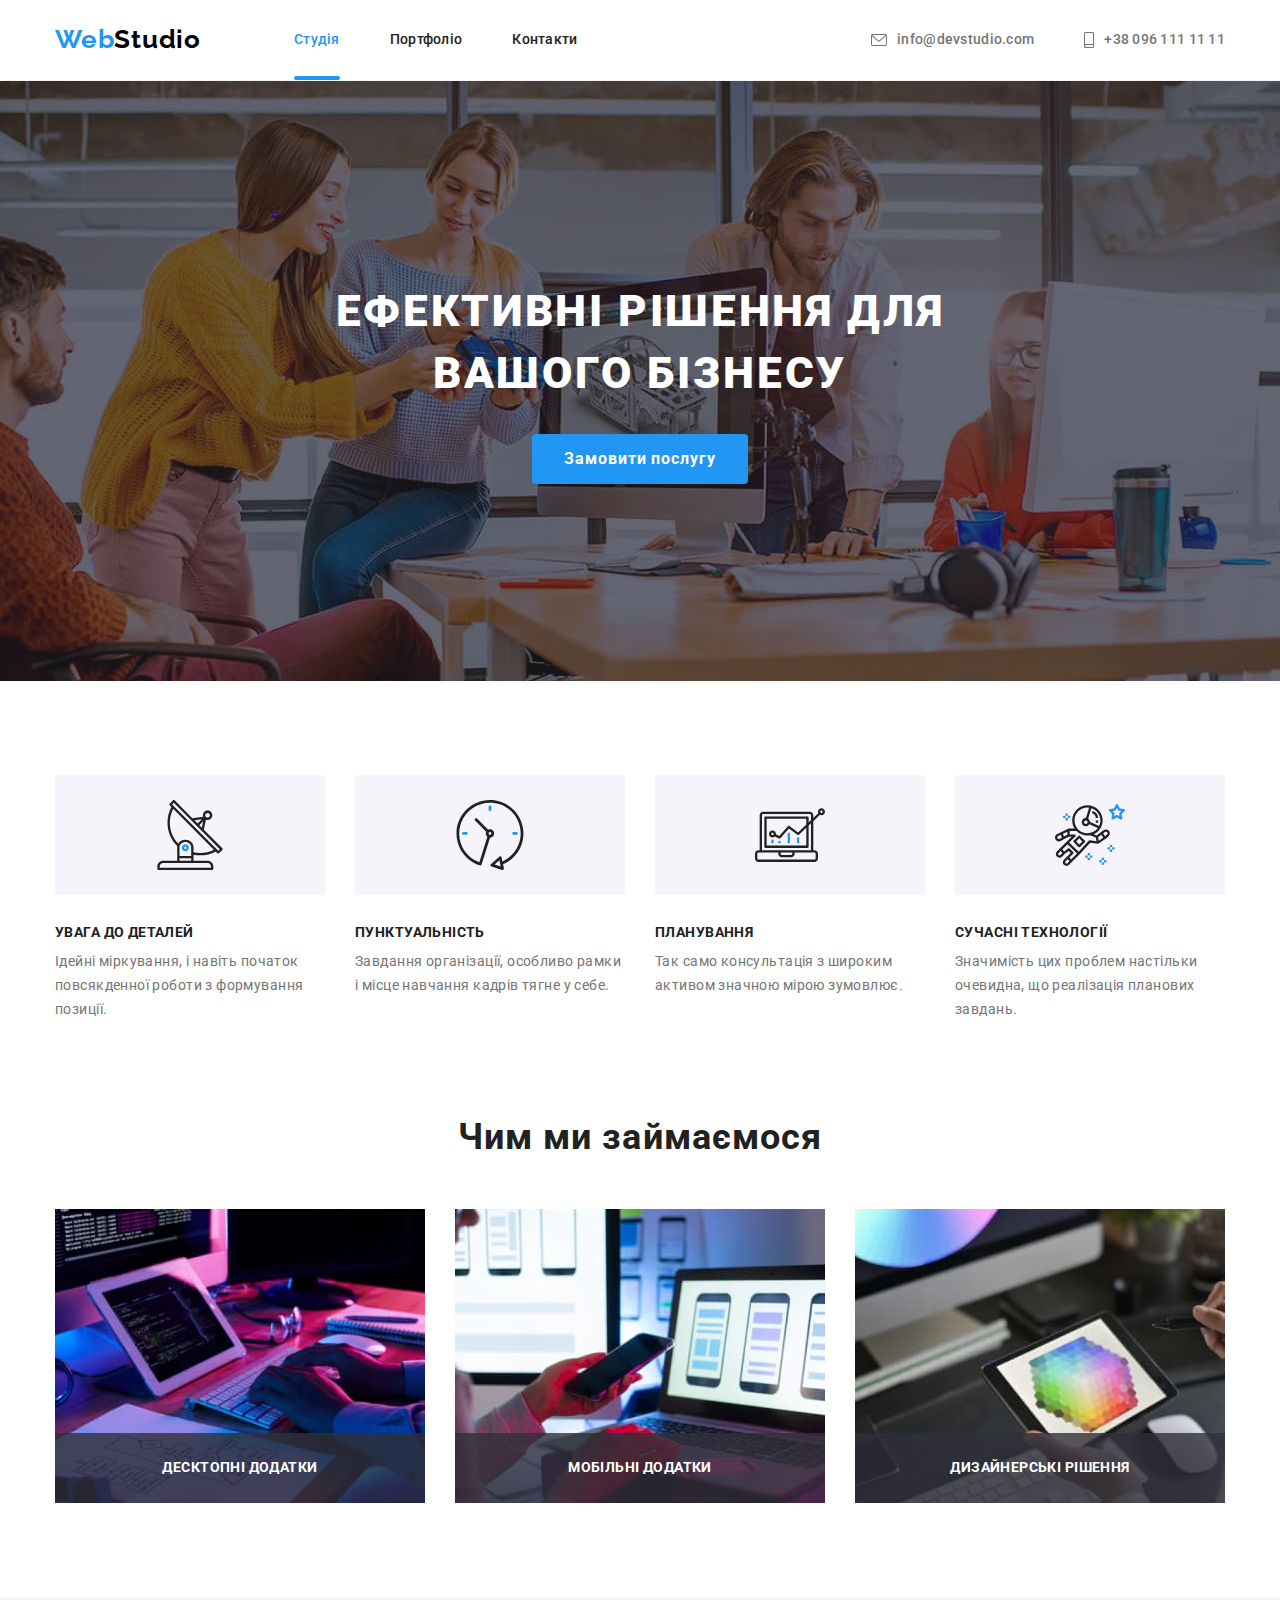
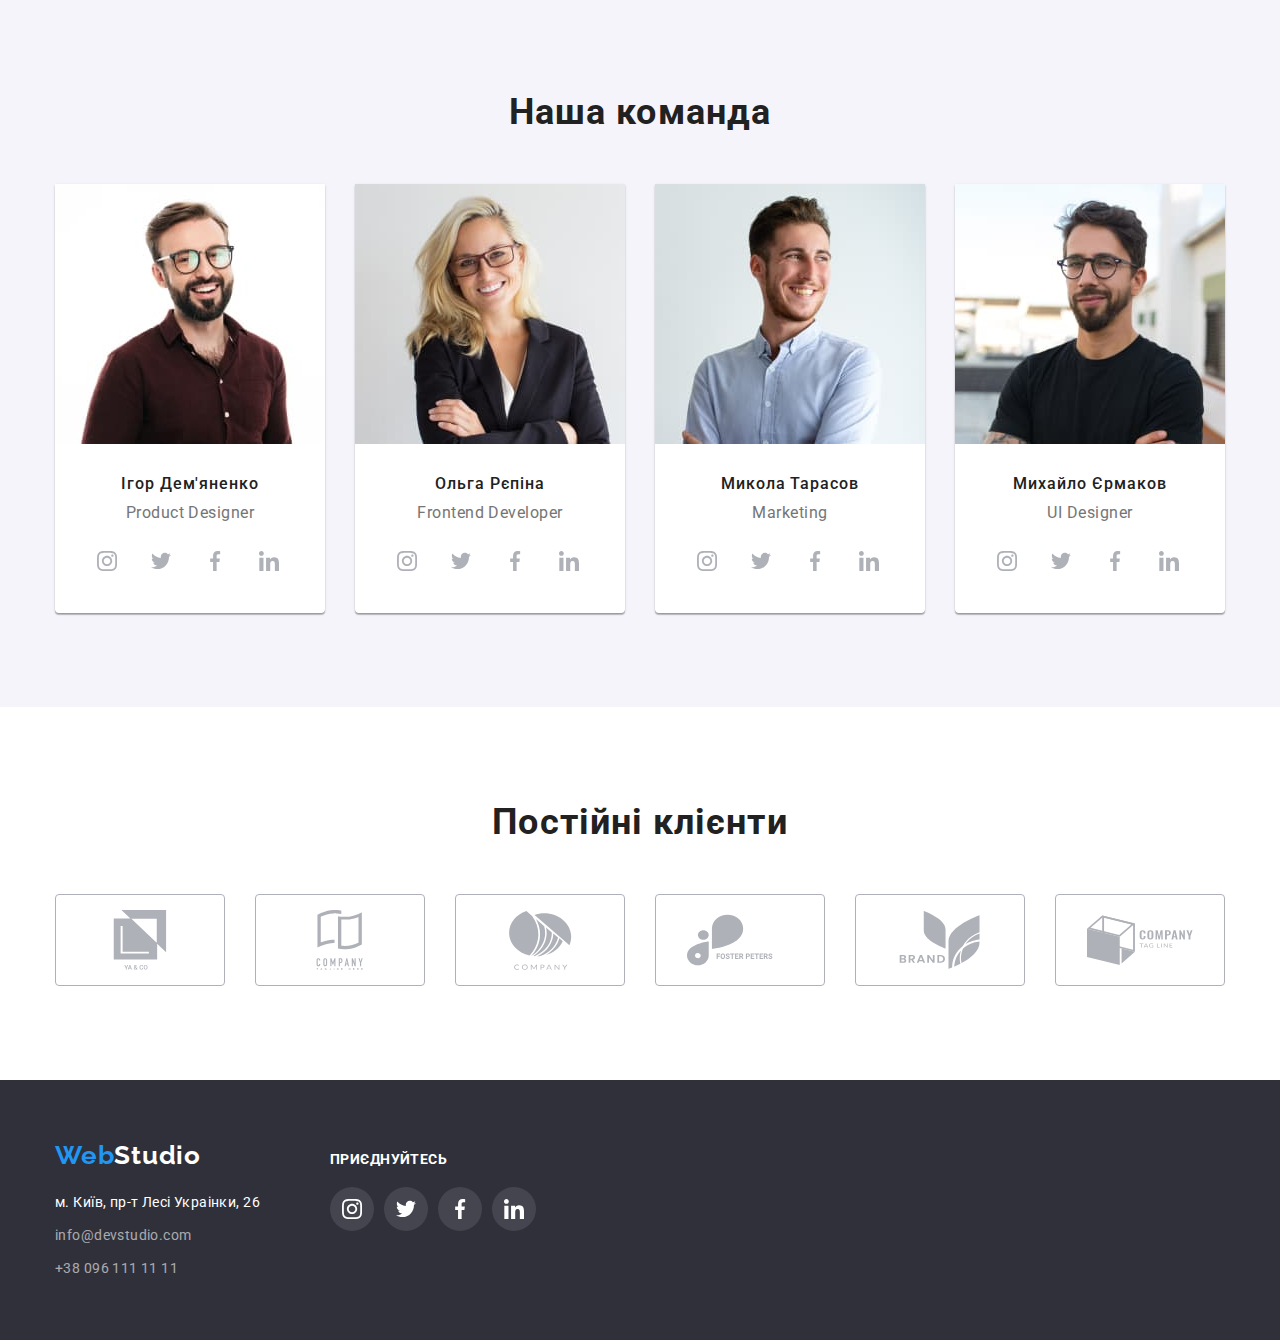
<file: index.html>
<!DOCTYPE html>
<html lang="uk">
  <head>
    <meta charset="UTF-8" />
    <meta http-equiv="X-UA-Compatible" content="IE=edge" />
    <meta name="viewport" content="width=device-width, initial-scale=1.0" />
    <title>Студія</title>
    <link
      href="https://fonts.googleapis.com/css2?family=Raleway:wght@700&family=Roboto:wght@400;500;700;900&display=swap"
      rel="stylesheet"
    />
    <link
      rel="stylesheet"
      href="https://cdnjs.cloudflare.com/ajax/libs/modern-normalize/1.1.0/modern-normalize.min.css"
    />
    <link rel="stylesheet" href="./css/styles.css" />
  </head>

  <body>
    <header>
      <div class="container main-nav">
        <nav>
          <a lang="en" class="logo header" href="./index.html"
            ><span class="logo-accent">Web</span><span class="logo-accent-second">Studio</span></a
          >
          <ul class="site-nav">
            <li class="item"><a class="link current" href="./index.html">Студія</a></li>
            <li class="item"><a class="link" href="./portfolio.html">Портфоліо</a></li>
            <li class="item"><a class="link" href="">Контакти</a></li>
          </ul>
        </nav>
        <ul class="site-contacts">
          <li class="item">
            <a class="link" href="mailto:info@devstudio.com"
              ><svg width="16" height="12" class="nav-icon">
                <use href="./images/symbol-defs.svg#icon-envelope"></use>
              </svg>
              info@devstudio.com</a
            >
          </li>
          <li class="item">
            <a class="link" href="tel:+380961111111"
              ><svg width="10" height="16" class="nav-icon">
                <use href="./images/symbol-defs.svg#icon-smartphone"></use>
              </svg>
              +38 096 111 11 11</a
            >
          </li>
        </ul>
      </div>
    </header>
    <main>
      <section class="hero">
        <div class="container">
          <h1 class="hero-title">Ефективні рішення для вашого бізнесу</h1>
          <button class="button primary" type="button" data-modal-open>Замовити послугу</button>
        </div>
        <div class="backdrop is-hidden" data-modal>
          <div class="modal is-hidden">
            <button type="button" class="modal-button" data-modal-close>
              <svg width="11" height="11" class="modal-icon">
                <use href="./images/symbol-defs.svg#icon-close-black"></use>
              </svg>
            </button>
          </div>
        </div>
      </section>
      <section class="section">
        <div class="container">
          <h2 class="section-title visually-hidden">Наші особливості</h2>
          <ul class="features">
            <li class="item">
              <div class="features-icon-block">
                <svg width="70" height="70" class="features-icon">
                  <use href="./images/symbol-defs.svg#icon-antenna"></use>
                </svg>
              </div>
              <h3 class="features-title">Увага до деталей</h3>
              <p class="paragraph">
                Ідейні міркування, і навіть початок повсякденної роботи з формування позиції.
              </p>
            </li>
            <li class="item">
              <div class="features-icon-block">
                <svg width="70" height="70" class="features-icon">
                  <use href="./images/symbol-defs.svg#icon-clock"></use>
                </svg>
              </div>
              <h3 class="features-title">Пунктуальність</h3>
              <p class="paragraph">
                Завдання організації, особливо рамки і місце навчання кадрів тягне у себе.
              </p>
            </li>
            <li class="item">
              <div class="features-icon-block">
                <svg width="70" height="70" class="features-icon">
                  <use href="./images/symbol-defs.svg#icon-diagram"></use>
                </svg>
              </div>
              <h3 class="features-title">Планування</h3>
              <p class="paragraph">
                Так само консультація з широким активом значною мірою зумовлює.
              </p>
            </li>
            <li class="item">
              <div class="features-icon-block">
                <svg width="70" height="70" class="features-icon">
                  <use href="./images/symbol-defs.svg#icon-astronaut"></use>
                </svg>
              </div>
              <h3 class="features-title">Сучасні технології</h3>
              <p class="paragraph">
                Значимість цих проблем настільки очевидна, що реалізація планових завдань.
              </p>
            </li>
          </ul>
        </div>
      </section>
      <section class="section notop">
        <div class="container">
          <h2 class="section-title whitouttop">Чим ми займаємося</h2>
          <ul class="container-flex">
            <li class="item">
              <img src="./images/img.jpg" alt="десктопні додатки" width="370" />
              <div class="thumb-doing-desk">
                <p class="upper bcg-paragraph">Десктопні додатки</p>
              </div>
            </li>
            <li class="item">
              <img src="./images/img1.jpg" alt="мобільні додатки" width="370" />
              <div class="thumb-doing-desk">
                <p class="upper bcg-paragraph">Мобільні додатки</p>
              </div>
            </li>
            <li class="item">
              <img src="./images/img2.jpg" alt="дизайнерські рішення" width="370" />
              <div class="thumb-doing-desk">
                <p class="upper bcg-paragraph">Дизайнерські рішення</p>
              </div>
            </li>
          </ul>
        </div>
      </section>
      <section class="section new-back">
        <div class="container">
          <h2 class="section-title">Наша команда</h2>
          <div class="team-bcg">
            <ul class="team">
              <li class="item">
                <img src="./images/img3.jpg" alt="чоловік" width="270" />
                <div class="team-description">
                  <h3 class="team-title">Ігор Дем'яненко</h3>
                  <p class="paragraph" lang="en">Product Designer</p>
                  <ul class="social-list">
                    <li>
                      <a
                        href="https://www.instagram.com/"
                        target="_blank"
                        rel="noopener noreferrer nofollow"
                        class="social-link"
                        ><svg width="20" height="20" class="icon">
                          <use href="./images/symbol-defs.svg#icon-instagram"></use></svg
                      ></a>
                    </li>
                    <li>
                      <a
                        href="https://twitter.com/"
                        target="_blank"
                        rel="noopener noreferrer nofollow"
                        class="social-link"
                        ><svg width="20" height="20" class="icon">
                          <use href="./images/symbol-defs.svg#icon-twitter"></use></svg
                      ></a>
                    </li>
                    <li>
                      <a
                        href="https://www.facebook.com/"
                        target="_blank"
                        rel="noopener noreferrer nofollow"
                        class="social-link"
                        ><svg width="20" height="20" class="icon">
                          <use href="./images/symbol-defs.svg#icon-facebook"></use></svg
                      ></a>
                    </li>
                    <li>
                      <a
                        href="https://www.linkedin.com/"
                        target="_blank"
                        rel="noopener noreferrer nofollow"
                        class="social-link"
                        ><svg width="20" height="20" class="icon">
                          <use href="./images/symbol-defs.svg#icon-linkedin"></use></svg
                      ></a>
                    </li>
                  </ul>
                </div>
              </li>
              <li class="item">
                <img src="./images/img4.jpg" alt="жінка" width="270" />
                <div class="team-description">
                  <h3 class="team-title">Ольга Рєпіна</h3>
                  <p class="paragraph" lang="en">Frontend Developer</p>
                  <ul class="social-list">
                    <li>
                      <a
                        href="https://www.instagram.com/"
                        target="_blank"
                        rel="noopener noreferrer nofollow"
                        class="social-link"
                        ><svg width="20" height="20" class="icon">
                          <use href="./images/symbol-defs.svg#icon-instagram"></use></svg
                      ></a>
                    </li>
                    <li>
                      <a
                        href="https://twitter.com/"
                        target="_blank"
                        rel="noopener noreferrer nofollow"
                        class="social-link"
                        ><svg width="20" height="20" class="icon">
                          <use href="./images/symbol-defs.svg#icon-twitter"></use></svg
                      ></a>
                    </li>
                    <li>
                      <a
                        href="https://www.facebook.com/"
                        target="_blank"
                        rel="noopener noreferrer nofollow"
                        class="social-link"
                        ><svg width="20" height="20" class="icon">
                          <use href="./images/symbol-defs.svg#icon-facebook"></use></svg
                      ></a>
                    </li>
                    <li>
                      <a
                        href="https://www.linkedin.com/"
                        target="_blank"
                        rel="noopener noreferrer nofollow"
                        class="social-link"
                        ><svg width="20" height="20" class="icon">
                          <use href="./images/symbol-defs.svg#icon-linkedin"></use></svg
                      ></a>
                    </li>
                  </ul>
                </div>
              </li>
              <li class="item">
                <img src="./images/img5.jpg" alt="чоловік" width="270" />
                <div class="team-description">
                  <h3 class="team-title">Микола Тарасов</h3>
                  <p class="paragraph" lang="en">Marketing</p>
                  <ul class="social-list">
                    <li>
                      <a
                        href="https://www.instagram.com/"
                        target="_blank"
                        rel="noopener noreferrer nofollow"
                        class="social-link"
                        ><svg width="20" height="20" class="icon">
                          <use href="./images/symbol-defs.svg#icon-instagram"></use></svg
                      ></a>
                    </li>
                    <li>
                      <a
                        href="https://twitter.com/"
                        target="_blank"
                        rel="noopener noreferrer nofollow"
                        class="social-link"
                        ><svg width="20" height="20" class="icon">
                          <use href="./images/symbol-defs.svg#icon-twitter"></use></svg
                      ></a>
                    </li>
                    <li>
                      <a
                        href="https://www.facebook.com/"
                        target="_blank"
                        rel="noopener noreferrer nofollow"
                        class="social-link"
                        ><svg width="20" height="20" class="icon">
                          <use href="./images/symbol-defs.svg#icon-facebook"></use></svg
                      ></a>
                    </li>
                    <li>
                      <a
                        href="https://www.linkedin.com/"
                        target="_blank"
                        rel="noopener noreferrer nofollow"
                        class="social-link"
                        ><svg width="20" height="20" class="icon">
                          <use href="./images/symbol-defs.svg#icon-linkedin"></use></svg
                      ></a>
                    </li>
                  </ul>
                </div>
              </li>
              <li class="item">
                <img src="./images/img6.jpg" alt="чоловік" width="270" />
                <div class="team-description">
                  <h3 class="team-title">Михайло Єрмаков</h3>
                  <p class="paragraph" lang="en">UI Designer</p>
                  <ul class="social-list">
                    <li>
                      <a
                        href="https://www.instagram.com/"
                        target="_blank"
                        rel="noopener noreferrer nofollow"
                        class="social-link"
                        ><svg width="20" height="20" class="icon">
                          <use href="./images/symbol-defs.svg#icon-instagram"></use></svg
                      ></a>
                    </li>
                    <li>
                      <a
                        href="https://twitter.com/"
                        target="_blank"
                        rel="noopener noreferrer nofollow"
                        class="social-link"
                        ><svg width="20" height="20" class="icon">
                          <use href="./images/symbol-defs.svg#icon-twitter"></use></svg
                      ></a>
                    </li>
                    <li>
                      <a
                        href="https://www.facebook.com/"
                        target="_blank"
                        rel="noopener noreferrer nofollow"
                        class="social-link"
                        ><svg width="20" height="20" class="icon">
                          <use href="./images/symbol-defs.svg#icon-facebook"></use></svg
                      ></a>
                    </li>
                    <li>
                      <a
                        href="https://www.linkedin.com/"
                        target="_blank"
                        rel="noopener noreferrer nofollow"
                        class="social-link"
                        ><svg width="20" height="20" class="icon">
                          <use href="./images/symbol-defs.svg#icon-linkedin"></use></svg
                      ></a>
                    </li>
                  </ul>
                </div>
              </li>
            </ul>
          </div>
        </div>
      </section>
      <section class="section">
        <div class="container">
          <h2 class="section-title">Постійні клієнти</h2>
          <ul class="clients-list">
            <li>
              <a
                href="https://goit.ua/"
                target="_blank"
                rel="noopener noreferrer nofollow"
                class="clients-link"
              >
                <svg width="106" height="60">
                  <use href="./images/symbol-defs.svg#icon-company1"></use>
                </svg>
              </a>
            </li>
            <li>
              <a
                href="https://goit.ua/"
                target="_blank"
                rel="noopener noreferrer nofollow"
                class="clients-link"
              >
                <svg width="106" height="60">
                  <use href="./images/symbol-defs.svg#icon-company2"></use>
                </svg>
              </a>
            </li>
            <li>
              <a
                href="https://goit.ua/"
                target="_blank"
                rel="noopener noreferrer nofollow"
                class="clients-link"
              >
                <svg width="106" height="60">
                  <use href="./images/symbol-defs.svg#icon-company3"></use>
                </svg>
              </a>
            </li>
            <li>
              <a
                href="https://goit.ua/"
                target="_blank"
                rel="noopener noreferrer nofollow"
                class="clients-link"
              >
                <svg width="106" height="60">
                  <use href="./images/symbol-defs.svg#icon-company4"></use>
                </svg>
              </a>
            </li>
            <li>
              <a
                href="https://goit.ua/"
                target="_blank"
                rel="noopener noreferrer nofollow"
                class="clients-link"
              >
                <svg width="106" height="60">
                  <use href="./images/symbol-defs.svg#icon-company5"></use>
                </svg>
              </a>
            </li>
            <li>
              <a
                href="https://goit.ua/"
                target="_blank"
                rel="noopener noreferrer nofollow"
                class="clients-link"
              >
                <svg width="106" height="60">
                  <use href="./images/symbol-defs.svg#icon-company6"></use>
                </svg>
              </a>
            </li>
          </ul>
        </div>
      </section>
    </main>
    <footer>
      <div class="container footer-content">
        <div>
          <a lang="en" class="logo footer" href="./index.html"
            ><span class="logo-accent">Web</span><span class="logo-accent-third">Studio</span></a
          >
          <address>
            <ul class="site-contacts-footer">
              <li>
                <a
                  class="link address"
                  href="https://goo.gl/maps/CPtrU1FHBa2aNyZL9"
                  target="_blank"
                  rel="noopener noreferrer nofollow"
                  >м. Київ, пр-т Лесі Украінки, 26</a
                >
              </li>
              <li>
                <a class="link address-second" href="mailto:info@devstudio.com"
                  >info@devstudio.com</a
                >
              </li>
              <li><a class="link address-second" href="tel:+380961111111">+38 096 111 11 11</a></li>
            </ul>
          </address>
        </div>
        <div>
          <p class="features-title footer">Приєднуйтесь</p>
          <ul class="social-list-footer">
            <li>
              <a
                href="https://www.instagram.com/"
                target="_blank"
                rel="noopener noreferrer nofollow"
                class="social-link-footer"
                ><svg width="20" height="20" class="icon">
                  <use href="./images/symbol-defs.svg#icon-instagram"></use></svg
              ></a>
            </li>
            <li>
              <a
                href="https://twitter.com/"
                target="_blank"
                rel="noopener noreferrer nofollow"
                class="social-link-footer"
                ><svg width="20" height="20" class="icon">
                  <use href="./images/symbol-defs.svg#icon-twitter"></use></svg
              ></a>
            </li>
            <li>
              <a
                href="https://www.facebook.com/"
                target="_blank"
                rel="noopener noreferrer nofollow"
                class="social-link-footer"
                ><svg width="20" height="20" class="icon">
                  <use href="./images/symbol-defs.svg#icon-facebook"></use></svg
              ></a>
            </li>
            <li>
              <a
                href="https://www.linkedin.com/"
                target="_blank"
                rel="noopener noreferrer nofollow"
                class="social-link-footer"
                ><svg width="20" height="20" class="icon">
                  <use href="./images/symbol-defs.svg#icon-linkedin"></use></svg
              ></a>
            </li>
          </ul>
        </div>
      </div>
    </footer>
    <script src="./js/modal.js"></script>
  </body>
</html>
</file>
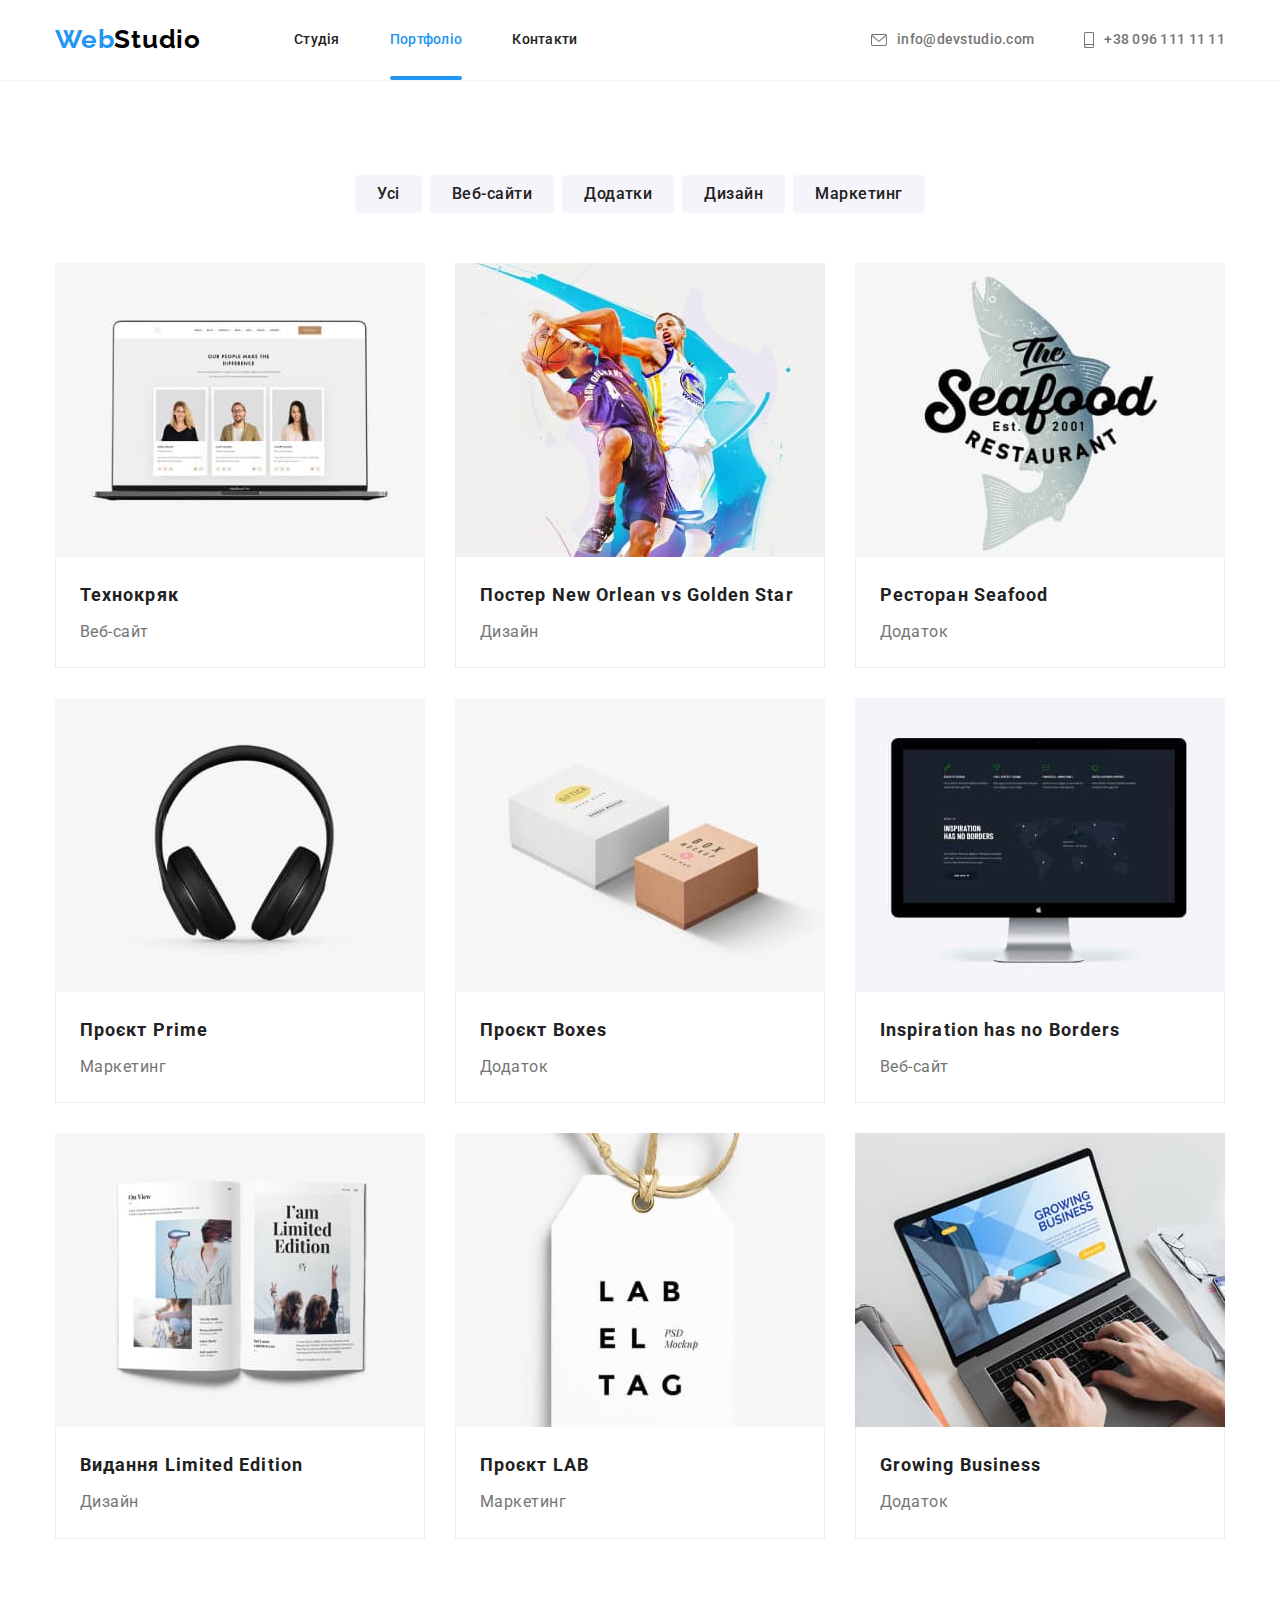
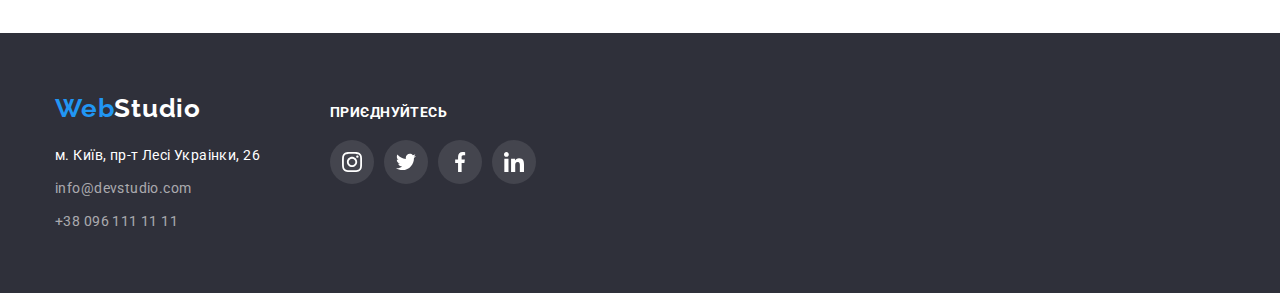
<file: portfolio.html>
<!DOCTYPE html>
<html lang="uk">
  <head>
    <meta charset="UTF-8" />
    <meta http-equiv="X-UA-Compatible" content="IE=edge" />
    <meta name="viewport" content="width=device-width, initial-scale=1.0" />
    <title>Портфоліо</title>
    <link
      href="https://fonts.googleapis.com/css2?family=Raleway:wght@700&family=Roboto:wght@400;500;700;900&display=swap"
      rel="stylesheet"
    />
    <link
      rel="stylesheet"
      href="https://cdnjs.cloudflare.com/ajax/libs/modern-normalize/1.1.0/modern-normalize.min.css"
    />
    <link rel="stylesheet" href="./css/styles.css" />
  </head>

  <body>
    <header>
      <div class="container main-nav">
        <nav>
          <a lang="en" class="logo header" href="./index.html"
            ><span class="logo-accent">Web</span><span class="logo-accent-second">Studio</span></a
          >
          <ul class="site-nav">
            <li class="item"><a class="link" href="./index.html">Студія</a></li>
            <li class="item"><a class="link current" href="./portfolio.html">Портфоліо</a></li>
            <li class="item"><a class="link" href="">Контакти</a></li>
          </ul>
        </nav>
        <ul class="site-contacts">
          <li class="item">
            <a class="link" href="mailto:info@devstudio.com"
              ><svg width="16" height="12" class="nav-icon">
                <use href="./images/symbol-defs.svg#icon-envelope"></use>
              </svg>
              info@devstudio.com</a
            >
          </li>
          <li class="item">
            <a class="link" href="tel:+380961111111"
              ><svg width="10" height="16" class="nav-icon">
                <use href="./images/symbol-defs.svg#icon-smartphone"></use>
              </svg>
              +38 096 111 11 11</a
            >
          </li>
        </ul>
      </div>
    </header>
    <main>
      <section class="examples">
        <div class="container">
          <h1 class="visually-hidden">Наші роботи</h1>
          <ul class="examples-list">
            <li class="item"><button type="button" class="button secondary">Усі</button></li>
            <li class="item"><button type="button" class="button secondary">Веб-сайти</button></li>
            <li class="item"><button type="button" class="button secondary">Додатки</button></li>
            <li class="item"><button type="button" class="button secondary">Дизайн</button></li>
            <li class="item"><button type="button" class="button secondary">Маркетинг</button></li>
          </ul>
          <ul class="examples-container">
            <li class="item">
              <a
                class="link"
                href="http://google.com"
                target="_blank"
                rel="noopener noreferrer nofollow"
                ><div class="thumb-examples">
                  <div class="thumb-description">
                    <p class="thumb-paragraph">
                      Ресурс пропонує комплексні пропозиції з різним рівнем функціоналу та сервісів.
                      Все це дозволить відвідувачу отримати вичерпні відомості про компанію чи
                      приватну особу.
                    </p>
                  </div>
                  <img
                    class="examples-picture"
                    src="./images/pf1img.jpg"
                    alt="приклад на ноутбуці"
                    width="370"
                  />
                </div>
                <div class="examples-description">
                  <h2 class="examples-title">Технокряк</h2>
                  <p class="examples-paragraph">Веб-сайт</p>
                </div>
              </a>
            </li>
            <li class="item">
              <a class="link" href=""
                ><div class="thumb-examples">
                  <div class="thumb-description">
                    <p lang="en" class="thumb-paragraph">Lorem ipsum dolor sit amet.</p>
                  </div>
                  <img
                    class="examples-picture"
                    src="./images/pf2img.jpg"
                    alt="приклад постеру баскетбол"
                    width="370"
                  />
                </div>
                <div class="examples-description">
                  <h2 class="examples-title">
                    Постер
                    <span lang="en"
                      ><span class="upper">N</span>ew <span class="upper">O</span>rlean vs
                      <span class="upper">G</span>olden <span class="upper">s</span>tar</span
                    >
                  </h2>
                  <p class="examples-paragraph">Дизайн</p>
                </div>
              </a>
            </li>
            <li class="item">
              <a class="link" href=""
                ><div class="thumb-examples">
                  <div class="thumb-description">
                    <p lang="en" class="thumb-paragraph">
                      Lorem ipsum dolor sit amet, consectetur adipisicing.
                    </p>
                  </div>
                  <img
                    class="examples-picture"
                    src="./images/pf3img.jpg"
                    alt="логотип додаток ресторану"
                    width="370"
                  />
                </div>
                <div class="examples-description">
                  <h2 class="examples-title">
                    Ресторан <span lang="en"><span class="upper">S</span>eafood</span>
                  </h2>
                  <p class="examples-paragraph">Додаток</p>
                </div>
              </a>
            </li>
            <li class="item">
              <a class="link" href=""
                ><div class="thumb-examples">
                  <div class="thumb-description">
                    <p lang="en" class="thumb-paragraph">
                      Lorem ipsum dolor sit amet consectetur adipisicing elit. Tempore, odit!
                    </p>
                  </div>
                  <img
                    class="examples-picture"
                    src="./images/pf4img.jpg"
                    alt="навушники"
                    width="370"
                  />
                </div>
                <div class="examples-description">
                  <h2 class="examples-title">
                    Проєкт <span lang="en"><span class="upper">P</span>rime</span>
                  </h2>
                  <p class="examples-paragraph">Маркетинг</p>
                </div>
              </a>
            </li>
            <li class="item">
              <a class="link" href=""
                ><div class="thumb-examples">
                  <div class="thumb-description">
                    <p lang="en" class="thumb-paragraph">
                      Lorem, ipsum dolor sit amet consectetur adipisicing elit. Ratione natus
                      reiciendis et.
                    </p>
                  </div>
                  <img
                    class="examples-picture"
                    src="./images/pf5img.jpg"
                    alt="коробки"
                    width="370"
                  />
                </div>
                <div class="examples-description">
                  <h2 class="examples-title">
                    Проєкт <span lang="en"><span class="upper">B</span>oxes</span>
                  </h2>
                  <p class="examples-paragraph">Додаток</p>
                </div>
              </a>
            </li>
            <li class="item">
              <a class="link" href=""
                ><div class="thumb-examples">
                  <div class="thumb-description">
                    <p lang="en" class="thumb-paragraph">
                      Lorem ipsum dolor sit, amet consectetur adipisicing elit. Ipsam reiciendis a,
                      dolorum laudantium soluta molestias.
                    </p>
                  </div>
                  <img
                    class="examples-picture"
                    src="./images/pf6img.jpg"
                    alt="веб-сайт приклад на моніторі"
                    width="370"
                  />
                </div>
                <div class="examples-description">
                  <h2 class="examples-title" lang="en">
                    Inspiration has no <span class="upper">B</span>orders
                  </h2>
                  <p class="examples-paragraph">Веб-сайт</p>
                </div>
              </a>
            </li>
            <li class="item">
              <a class="link" href=""
                ><div class="thumb-examples">
                  <div class="thumb-description">
                    <p lang="en" class="thumb-paragraph">
                      Lorem ipsum dolor sit amet consectetur adipisicing elit. Sint, quaerat rem.
                    </p>
                  </div>
                  <img
                    class="examples-picture"
                    src="./images/pf7img.jpg"
                    alt="розгорнута книжка"
                    width="370"
                  />
                </div>
                <div class="examples-description">
                  <h2 class="examples-title" lang="en">
                    Видання
                    <span lang="en"
                      ><span class="upper">L</span>imited <span class="upper">E</span>dition
                    </span>
                  </h2>
                  <p class="examples-paragraph">Дизайн</p>
                </div>
              </a>
            </li>
            <li class="item">
              <a class="link" href=""
                ><div class="thumb-examples">
                  <div class="thumb-description">
                    <p lang="en" class="thumb-paragraph">
                      Lorem ipsum dolor sit amet consectetur adipisicing elit.
                    </p>
                  </div>
                  <img class="examples-picture" src="./images/pf8img.jpg" alt="бірка" width="370" />
                </div>
                <div class="examples-description">
                  <h2 class="examples-title">Проєкт <span class="upper" lang="en">lab</span></h2>
                  <p class="examples-paragraph">Маркетинг</p>
                </div>
              </a>
            </li>
            <li class="item">
              <a class="link" href=""
                ><div class="thumb-examples">
                  <div class="thumb-description">
                    <p lang="en" class="thumb-paragraph">
                      Lorem ipsum, dolor sit amet consectetur adipisicing elit. Sapiente possimus
                      sunt reiciendis hic at nesciunt repudiandae porro perspiciatis quidem soluta?
                    </p>
                  </div>
                  <img
                    class="examples-picture"
                    src="./images/pf9img.jpg"
                    alt="людина працює за ноутбуком"
                    width="370"
                  />
                </div>
                <div class="examples-description">
                  <h2 class="examples-title" lang="en">
                    Growing <span class="upper">B</span>usiness
                  </h2>
                  <p class="examples-paragraph">Додаток</p>
                </div>
              </a>
            </li>
          </ul>
        </div>
      </section>
    </main>
    <footer>
      <div class="container footer-content">
        <div>
          <a lang="en" class="logo footer" href="./index.html"
            ><span class="logo-accent">Web</span><span class="logo-accent-third">Studio</span></a
          >
          <address>
            <ul class="site-contacts-footer">
              <li>
                <a
                  class="link address"
                  href="https://goo.gl/maps/CPtrU1FHBa2aNyZL9"
                  target="_blank"
                  rel="noopener noreferrer nofollow"
                  >м. Київ, пр-т Лесі Украінки, 26</a
                >
              </li>
              <li>
                <a class="link address-second" href="mailto:info@devstudio.com"
                  >info@devstudio.com</a
                >
              </li>
              <li><a class="link address-second" href="tel:+380961111111">+38 096 111 11 11</a></li>
            </ul>
          </address>
        </div>
        <div>
          <p class="features-title footer">Приєднуйтесь</p>
          <ul class="social-list-footer">
            <li>
              <a
                href="https://www.instagram.com/"
                target="_blank"
                rel="noopener noreferrer nofollow"
                class="social-link-footer"
                ><svg width="20" height="20" class="icon">
                  <use href="./images/symbol-defs.svg#icon-instagram"></use></svg
              ></a>
            </li>
            <li>
              <a
                href="https://twitter.com/"
                target="_blank"
                rel="noopener noreferrer nofollow"
                class="social-link-footer"
                ><svg width="20" height="20" class="icon">
                  <use href="./images/symbol-defs.svg#icon-twitter"></use></svg
              ></a>
            </li>
            <li>
              <a
                href="https://www.facebook.com/"
                target="_blank"
                rel="noopener noreferrer nofollow"
                class="social-link-footer"
                ><svg width="20" height="20" class="icon">
                  <use href="./images/symbol-defs.svg#icon-facebook"></use></svg
              ></a>
            </li>
            <li>
              <a
                href="https://www.linkedin.com/"
                target="_blank"
                rel="noopener noreferrer nofollow"
                class="social-link-footer"
                ><svg width="20" height="20" class="icon">
                  <use href="./images/symbol-defs.svg#icon-linkedin"></use></svg
              ></a>
            </li>
          </ul>
        </div>
      </div>
    </footer>
  </body>
</html>
</file>
<file: css/styles.css>
:root {
  --main-color: #ffffff;
  --accent-color: #2196f3;
  --link-color: #212121;
  --site-contacts-color: #757575;
  --footer-link-color: rgba(255, 255, 255, 0.6);
  --back-color-first: #2f303a;
  --back-color-second: #f5f4fa;
  --bcg-body: #ffffff;
  --accent-second: #000000;
  --back-main-button: #188ce8;
  --icon-color: #afb1b8;
  --icon-bcg-footer: rgba(255, 255, 255, 0.1);
  --thumb-doing-bcg: rgba(47, 48, 58, 0.8);
  --backdrop: rgba(0, 0, 0, 0.2);
  --thumb-examples-bcg: rgba(33, 150, 243, 0.9);
}

body {
  background-color: var(--bcg-body);
  color: var(--link-color);
  font-family: Roboto, sans-serif;
  font-size: 14px;
}

a {
  text-decoration: none;
}

h1,
h2,
h3,
h4,
h5,
h6,
p,
ul {
  margin-top: 0px;
  margin-bottom: 0px;
  padding-left: 0px;
  padding-right: 0px;
}

ul {
  list-style: none;
}

address {
  font-style: normal;
  font-size: 14px;
  line-height: 1.7;
  letter-spacing: 0.03em;
}

header {
  border-bottom: 1px solid #f5f5f5;
}

a:focus,
a:hover {
}

footer {
  background-color: var(--back-color-first);
  padding-top: 60px;
  padding-bottom: 60px;
}

img {
  display: block;
  max-width: 100%;
  height: auto;
}

.logo.header {
  padding: 24px 0;
}

.logo.footer {
  display: inline-block;
  margin-bottom: 20px;
}

.logo {
  display: block;
  font-family: Raleway, sans-serif;
  font-weight: 700;
  font-size: 26px;
  line-height: 1.2;
  letter-spacing: 0.03em;
}
.logo-accent {
  color: var(--accent-color);
}

.logo-accent-second {
  color: var(--accent-second);
}
.logo-accent-third {
  color: var(--main-color);
}

.hero {
  max-width: 1600px;
  height: 600px;
  margin-right: auto;
  margin-left: auto;
  background-image: linear-gradient(to right, rgba(47, 48, 58, 0.4), rgba(47, 48, 58, 0.4)),
    url(../images/bcghero.jpg);
  background-size: cover;
  background-position: center;
  background-repeat: no-repeat;
  color: var(--main-color);
  background-color: var(--back-color-first);
  text-align: center;
  padding-top: 200px;
  padding-bottom: 200px;
}

.hero-title {
  margin-left: auto;
  margin-right: auto;
  margin-bottom: 30px;
  width: 696px;
  font-weight: 900;
  font-size: 44px;
  line-height: 1.4;
  letter-spacing: 0.06em;
  text-transform: uppercase;
}

.features {
  display: flex;
  flex-wrap: wrap;
}

.features .item {
  width: 270px;
}

.features .item:not(:last-child) {
  margin-right: 30px;
}

.features-title {
  margin-bottom: 10px;
  font-weight: 700;
  font-size: 14px;
  line-height: 1.1;
  text-transform: uppercase;
  letter-spacing: 0.03em;
}
.features .paragraph {
  font-size: 14px;
  line-height: 1.7;
  letter-spacing: 0.03em;
}

.features-icon-block {
  display: flex;
  width: 270px;
  height: 120px;
  margin-bottom: 30px;
  background-color: var(--back-color-second);
  border-radius: 4px;
  justify-content: center;
  align-items: center;
}

.features-icon {
  display: flex;
}

.section {
  padding-top: 94px;
  padding-bottom: 94px;
}

.section-title {
  font-weight: 700;
  font-size: 36px;
  line-height: 1.2;
  text-align: center;
  letter-spacing: 0.03em;
  margin-bottom: 50px;
}

.section-title.whitouttop {
  padding-top: 0px;
}

.section.notop {
  padding-top: 0px;
}
.container-flex {
  display: flex;
  justify-content: space-between;
}

.container-flex .item {
  position: relative;
  z-index: -1;
}

.thumb-doing-desk {
  display: flex;
  position: absolute;
  width: 100%;
  height: 70px;
  color: var(--bcg-body);
  background-color: var(--thumb-doing-bcg);
  justify-content: center;
  align-items: center;
  bottom: 0;
  left: 0;
}

.bcg-paragraph {
  font-weight: 700;
  font-size: 14px;
  line-height: 1.14;
  letter-spacing: 0.03em;
}

.section.new-back {
  background-color: var(--back-color-second);
}

.team {
  display: flex;
  justify-content: space-between;
}

.team .item {
  background-color: var(--main-color);
  box-shadow: 0px 1px 3px rgba(0, 0, 0, 0.12), 0px 1px 1px rgba(0, 0, 0, 0.14),
    0px 2px 1px rgba(0, 0, 0, 0.2);
  border-radius: 0px 0px 4px 4px;
}
.team .team-title {
  font-weight: 500;
  font-size: 16px;
  line-height: 1.2;
  text-align: center;
  letter-spacing: 0.06em;
  margin-bottom: 10px;
}

.team .paragraph {
  font-size: 16px;
  line-height: 1.2;
  text-align: center;
  letter-spacing: 0.03em;
}

.team-description {
  padding: 30px;
}

.team-bcg {
  text-align: center;
}

.paragraph {
  color: var(--site-contacts-color);
}

.social-list {
  display: flex;
  gap: 10px;
  margin-top: 16px;
}

.social-link {
  display: flex;
  border-radius: 50%;
  width: 44px;
  height: 44px;
  justify-content: center;
  align-items: center;
  fill: var(--icon-color);
  transition: 250ms cubic-bezier(0.4, 0, 0.2, 1);
  transition-property: background-color, fill;
}
.social-link:hover,
.social-link:focus {
  background-color: var(--accent-color);
  fill: var(--main-color);
}

.link {
  color: var(--link-color);
}

.site-nav {
  display: flex;
  margin-left: 93px;
  align-items: center;
}

.site-nav .item:not(:last-child) {
  margin-right: 50px;
}

.link.current {
  position: relative;
  color: var(--accent-color);
}

.link.current::after {
  content: '';
  position: absolute;
  left: 0;
  bottom: 0;
  display: block;
  width: 100%;
  height: 4px;
  border-radius: 2px;
  background-color: var(--accent-color);
  scale: 1;
  transition: scale 250ms cubic-bezier(0.4, 0, 0.2, 1);
}

.link.current:hover::after,
.link.current:focus::after {
  scale: 1.3;
}
.site-nav .link {
  padding: 32px 0;
  display: block;
  transition: 250ms cubic-bezier(0.4, 0, 0.2, 1);
  transition-property: color;
}

.nav-icon {
  margin-right: 10px;
  fill: currentColor;
}

.site-contacts {
  display: flex;
  align-items: center;
  margin-left: auto;
}

.site-contacts .item:not(:last-child) {
  margin-right: 50px;
}

.site-contacts .link {
  color: var(--site-contacts-color);
  padding: 32px 0;
  display: flex;
  align-items: center;
  transition: 250ms cubic-bezier(0.4, 0, 0.2, 1);
  transition-property: color;
}

.site-contacts-footer li:not(:last-child) {
  margin-bottom: 9px;
}
.link.address {
  color: var(--main-color);
  transition-property: background-color;
  transition: 250ms cubic-bezier(0.4, 0, 0.2, 1);
}
.address-second {
  color: var(--footer-link-color);
  transition: 250ms cubic-bezier(0.4, 0, 0.2, 1);
  transition-property: color;
}

.link:hover,
.link:focus {
  color: var(--accent-color);
}

.examples {
  padding-top: 94px;
  padding-bottom: 94px;
}

.examples-list {
  display: flex;
  justify-content: center;
  margin-right: auto;
  margin-left: auto;
  margin-bottom: 50px;
}

.examples-list .item:not(:last-child) {
  margin-right: 8px;
}

.examples-container {
  display: flex;
  flex-wrap: wrap;
  margin: -15px;
}

.examples-container .item {
  width: 370px;
  margin: 15px;
}

.examples-container .link {
  display: block;
}

.examples-container .link:hover,
.examples-container .link:focus {
  box-shadow: 0px 1px 1px rgba(0, 0, 0, 0.12), 0px 4px 4px rgba(0, 0, 0, 0.06),
    1px 4px 6px rgba(0, 0, 0, 0.16);
}

.examples-description {
  padding-left: 24px;
  padding-top: 20px;
  padding-right: 24px;
  padding-bottom: 20px;
  border-right: 1px solid #eeeeee;
  border-bottom: 1px solid #eeeeee;
  border-left: 1px solid #eeeeee;
}
.thumb-examples {
  position: relative;
  overflow: hidden;
}

.thumb-description {
  position: absolute;
  top: 0;
  left: 0;
  transform: translateY(100%);
  display: block;
  align-items: center;
  justify-content: center;
  width: 100%;
  height: 100%;
  color: var(--bcg-body);
  background-color: var(--thumb-examples-bcg);
  transition: transform 250ms cubic-bezier(0.4, 0, 0.2, 1);
}

.thumb-paragraph {
  font-size: 18px;
  line-height: 1.6;
  letter-spacing: 0.03em;
  margin: 63px 24px;
}

.examples-container .link:hover .thumb-description,
.examples-container .link:focus .thumb-description {
  transform: translateY(0);
}

.button {
  cursor: pointer;
  border-radius: 4px;
  border: none;
}

.button.primary {
  color: var(--main-color);
  background-color: var(--accent-color);
  width: 216px;
  height: 50px;
  border: none;
  font-family: inherit;
  font-weight: 700;
  font-size: 16px;
  line-height: 1.9;
  align-items: center;
  letter-spacing: 0.06em;
  transition: 250ms cubic-bezier(0.4, 0, 0.2, 1);
  transition-property: background-color;
}

.button.primary:hover,
.button.primary:focus {
  background-color: var(--back-main-button);
}

.backdrop {
  position: fixed;
  top: 0;
  left: 0;
  width: 100%;
  height: 100%;
  background-color: var(--backdrop);
  scale: 1;
  transition-property: opacity, scale;
  transition: 350ms cubic-bezier(0.4, 0, 0.2, 1), 350ms cubic-bezier(0.4, 0, 0.2, 1);
}

.backdrop.is-hidden {
  opacity: 0;
  scale: 1.8;
  pointer-events: none;
}

.modal {
  position: absolute;
  top: 50%;
  left: 50%;
  transform: translate(-50%, -50%);
  width: 528px;
  height: 581px;
  background-color: var(--bcg-body);
  border-radius: 4px;
  box-shadow: 0px 1px 3px rgba(0, 0, 0, 0.12), 0px 1px 1px rgba(0, 0, 0, 0.14),
    0px 2px 1px rgba(0, 0, 0, 0.2);
  scale: 1;
  transition-property: scale;
  transition: 250ms cubic-bezier(0.4, 0, 0.2, 1);
}

.modal-button {
  position: absolute;
  top: 8px;
  right: 8px;
  display: flex;
  justify-content: center;
  align-items: center;
  width: 30px;
  height: 30px;
  background-color: var(--bcg-body);
  border-radius: 50%;
  border-color: var(--icon-color);
  fill: var(--accent-second);
  cursor: pointer;
  transition-property: background-color;
  transition: 250ms cubic-bezier(0.4, 0, 0.2, 1);
}

.modal-button:hover,
.modal-button:focus {
  fill: var(--accent-color);
}
.button.secondary {
  padding: 6px 22px;
  color: var(--link-color);
  background-color: var(--back-color-second);
  font-family: inherit;
  font-weight: 500;
  font-size: 16px;
  line-height: 1.6;
  text-align: center;
  letter-spacing: 0.03em;
  transition: 250ms cubic-bezier(0.4, 0, 0.2, 1);
  transition-property: color, background-color, box-shadow;
}

.button.secondary:hover,
.button.secondary:focus {
  color: var(--main-color);
  background-color: var(--accent-color);
  box-shadow: 0px 3px 1px rgba(0, 0, 0, 0.1), 0px 1px 2px rgba(0, 0, 0, 0.08),
    0px 2px 2px rgba(0, 0, 0, 0.12);
}

.examples-title {
  color: var(--link-color);
  font-weight: 700;
  font-size: 18px;
  line-height: 2;
  letter-spacing: 0.06em;
  margin-bottom: 4px;
}

.paragraph {
  color: var(--site-contacts-color);
  font-size: 16px;
  line-height: 1.9;
  letter-spacing: 0.03em;
}

.examples-paragraph {
  color: var(--site-contacts-color);
  font-size: 16px;
  line-height: 1.9;
  letter-spacing: 0.03em;
}

.site-nav,
.site-contacts {
  letter-spacing: 0.02em;
  font-weight: 500;
  font-size: 14px;
  line-height: 1.1;
}
.upper {
  text-transform: uppercase;
}

.container {
  width: 1200px;
  margin-left: auto;
  margin-right: auto;
  padding-left: 15px;
  padding-right: 15px;
}

.main-nav {
  display: flex;
  align-items: center;
}

.visually-hidden {
  position: absolute;
  white-space: nowrap;
  width: 1px;
  height: 1px;
  overflow: hidden;
  border: 0;
  padding: 0;
  clip: rect(0 0 0 0);
  clip-path: inset(50%);
  margin: -1px;
}

nav {
  display: flex;
}

.clients-list {
  display: flex;
  gap: 30px;
}

.clients-link {
  display: flex;
  justify-content: center;
  align-items: center;
  width: 170px;
  height: 92px;
  border: 1px solid var(--icon-color);
  border-radius: 4px;
  fill: var(--icon-color);
  transition: 250ms cubic-bezier(0.4, 0, 0.2, 1);
  transition-property: border-color, fill;
}

.clients-link:hover,
.clients-link:focus {
  fill: var(--accent-color);
  border-color: var(--accent-color);
}

.features-title.footer {
  margin-bottom: 20px;
  color: var(--bcg-body);
}
.footer-content {
  display: flex;
  gap: 70px;
  align-items: baseline;
}

.social-list-footer {
  display: flex;
  gap: 10px;
}

.social-link-footer {
  display: flex;
  border-radius: 50%;
  width: 44px;
  height: 44px;
  justify-content: center;
  align-items: center;
  background-color: var(--icon-bcg-footer);
  fill: var(--main-color);
  transition: 250ms cubic-bezier(0.4, 0, 0.2, 1);
  transition-property: background-color;
}

.social-link-footer:hover,
.social-link-footer:focus {
  background-color: var(--accent-color);
}
</file>
